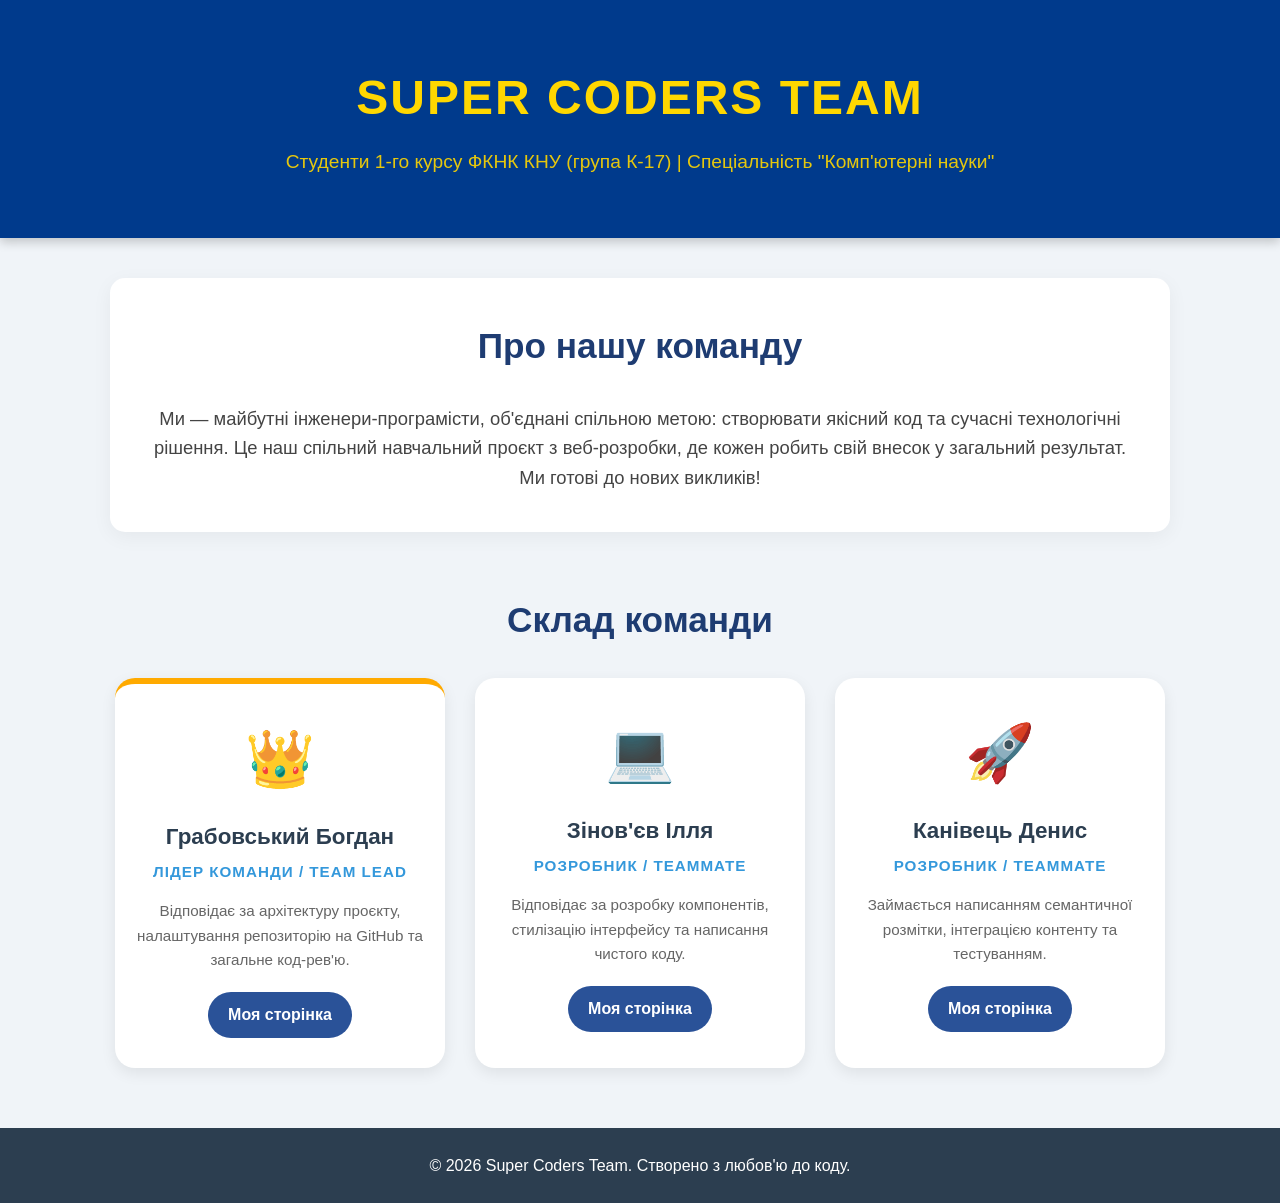
<file: index.html>
<!DOCTYPE html>
<html lang="uk">
<head>
    <meta charset="UTF-8">
    <meta name="viewport" content="width=device-width, initial-scale=1.0">
    <title>Super Coders Team | ФКНК КНУ</title>
    <link rel="stylesheet" href="style.css">
</head>
<body>
    <header class="hero">
        <h1>Super Coders Team</h1>
        <p class="subtitle">Студенти 1-го курсу ФКНК КНУ (група К-17) | Спеціальність "Комп'ютерні науки"</p>
    </header>

    <main>
        <section class="about-us">
            <h2>Про нашу команду</h2>
            <p>Ми — майбутні інженери-програмісти, об'єднані спільною метою: створювати якісний код та сучасні технологічні рішення. Це наш спільний навчальний проєкт з веб-розробки, де кожен робить свій внесок у загальний результат. Ми готові до нових викликів!</p>
        </section>

        <section class="team">
            <h2>Склад команди</h2>
            <div class="cards-container">
                
                <div class="team-card leader">
                    <div class="card-icon">👑</div>
                    <h3>Грабовський Богдан</h3>
                    <p class="role">Лідер команди / Team Lead</p>
                    <p class="desc">Відповідає за архітектуру проєкту, налаштування репозиторію на GitHub та загальне код-рев'ю.</p>
                    <a href="bohdan.html" class="btn">Моя сторінка</a>
                    </div>

                <div class="team-card">
                    <div class="card-icon">💻</div>
                    <h3>Зінов'єв Ілля</h3>
                    <p class="role">Розробник / Teammate</p>
                    <p class="desc">Відповідає за розробку компонентів, стилізацію інтерфейсу та написання чистого коду.</p>
                    <a href="illia.html" class="btn">Моя сторінка</a>
                    </div>

                <div class="team-card">
                    <div class="card-icon">🚀</div>
                    <h3>Канівець Денис</h3>
                    <p class="role">Розробник / Teammate</p>
                    <p class="desc">Займається написанням семантичної розмітки, інтеграцією контенту та тестуванням.</p>
                    <a href="denys.html" class="btn">Моя сторінка</a>
                    </div>

            </div>
        </section>
    </main>

    <footer>
        <p>&copy; 2026 Super Coders Team. Створено з любов'ю до коду.</p>
    </footer>
</body>
</html>
</file>
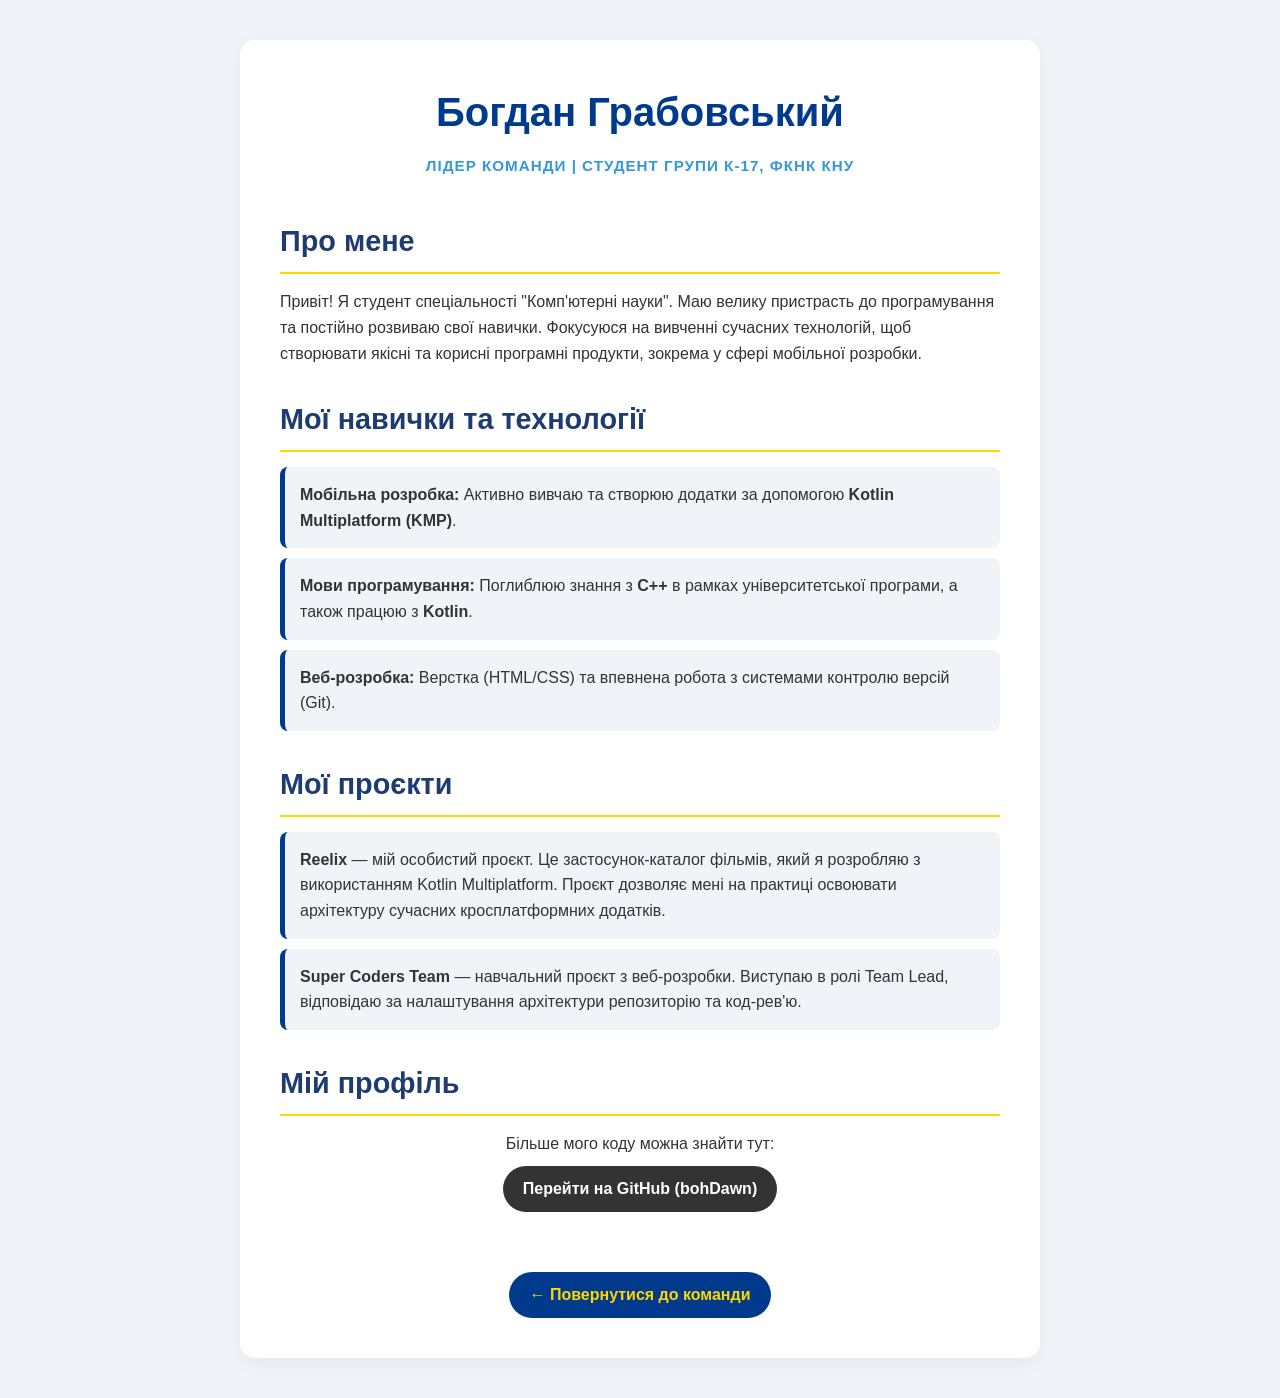
<file: bohdan.html>
<!DOCTYPE html>
<html lang="uk">
<head>
    <meta charset="UTF-8">
    <meta name="viewport" content="width=device-width, initial-scale=1.0">
    <title>Богдан Грабовський | Super Coders Team</title>
    <link rel="stylesheet" href="style.css">
    
    <style>
        .profile-container {
            max-width: 800px;
            margin: 40px auto;
            background: white;
            padding: 40px;
            border-radius: 15px;
            box-shadow: 0 5px 20px rgba(0, 0, 0, 0.05);
        }
        .profile-header {
            text-align: center;
            margin-bottom: 40px;
        }
        .profile-header h1 {
            color: #003a8c;
            font-size: 2.5rem;
            margin-bottom: 10px;
        }
        .profile-section {
            margin-bottom: 30px;
        }
        .profile-section h2 {
            color: #1e3c72;
            border-bottom: 2px solid #ffd700;
            padding-bottom: 8px;
            margin-bottom: 15px;
            text-align: left;
            font-size: 1.8rem;
        }
        .info-list {
            list-style-type: none;
        }
        .info-list li {
            background: #f0f4f8;
            margin-bottom: 10px;
            padding: 15px;
            border-radius: 8px;
            border-left: 5px solid #003a8c;
        }
        .back-link {
            display: inline-block;
            margin-top: 20px;
            padding: 10px 20px;
            background-color: #003a8c;
            color: #ffd700;
            text-decoration: none;
            border-radius: 25px;
            font-weight: bold;
            transition: opacity 0.3s ease;
        }
        .back-link:hover {
            opacity: 0.9;
        }
        .github-btn {
            background-color: #333;
            color: white;
            margin-top: 10px;
        }
        .github-btn:hover {
            background-color: #000;
        }
    </style>
</head>
<body>
    <main class="profile-container">
        <div class="profile-header">
            <h1>Богдан Грабовський</h1>
            <p class="role">Лідер команди | Студент групи К-17, ФКНК КНУ</p>
        </div>

        <div class="profile-section">
            <h2>Про мене</h2>
            <p>Привіт! Я студент спеціальності "Комп'ютерні науки". Маю велику пристрасть до програмування та постійно розвиваю свої навички. Фокусуюся на вивченні сучасних технологій, щоб створювати якісні та корисні програмні продукти, зокрема у сфері мобільної розробки.</p>
        </div>

        <div class="profile-section">
            <h2>Мої навички та технології</h2>
            <ul class="info-list">
                <li><strong>Мобільна розробка:</strong> Активно вивчаю та створюю додатки за допомогою <strong>Kotlin Multiplatform (KMP)</strong>.</li>
                <li><strong>Мови програмування:</strong> Поглиблюю знання з <strong>C++</strong> в рамках університетської програми, а також працюю з <strong>Kotlin</strong>.</li>
                <li><strong>Веб-розробка:</strong> Верстка (HTML/CSS) та впевнена робота з системами контролю версій (Git).</li>
            </ul>
        </div>

        <div class="profile-section">
            <h2>Мої проєкти</h2>
            <ul class="info-list">
                <li><strong>Reelix</strong> — мій особистий проєкт. Це застосунок-каталог фільмів, який я розробляю з використанням Kotlin Multiplatform. Проєкт дозволяє мені на практиці освоювати архітектуру сучасних кросплатформних додатків.</li>
                <li><strong>Super Coders Team</strong> — навчальний проєкт з веб-розробки. Виступаю в ролі Team Lead, відповідаю за налаштування архітектури репозиторію та код-рев'ю.</li>
            </ul>
        </div>

        <div class="profile-section" style="text-align: center;">
            <h2>Мій профіль</h2>
            <p>Більше мого коду можна знайти тут:</p>
            <a href="https://github.com/bohDawn" target="_blank" class="btn github-btn">Перейти на GitHub (bohDawn)</a>
        </div>

        <div style="text-align: center; margin-top: 40px;">
            <a href="index.html" class="back-link">← Повернутися до команди</a>
        </div>
    </main>
</body>
</html>
</file>
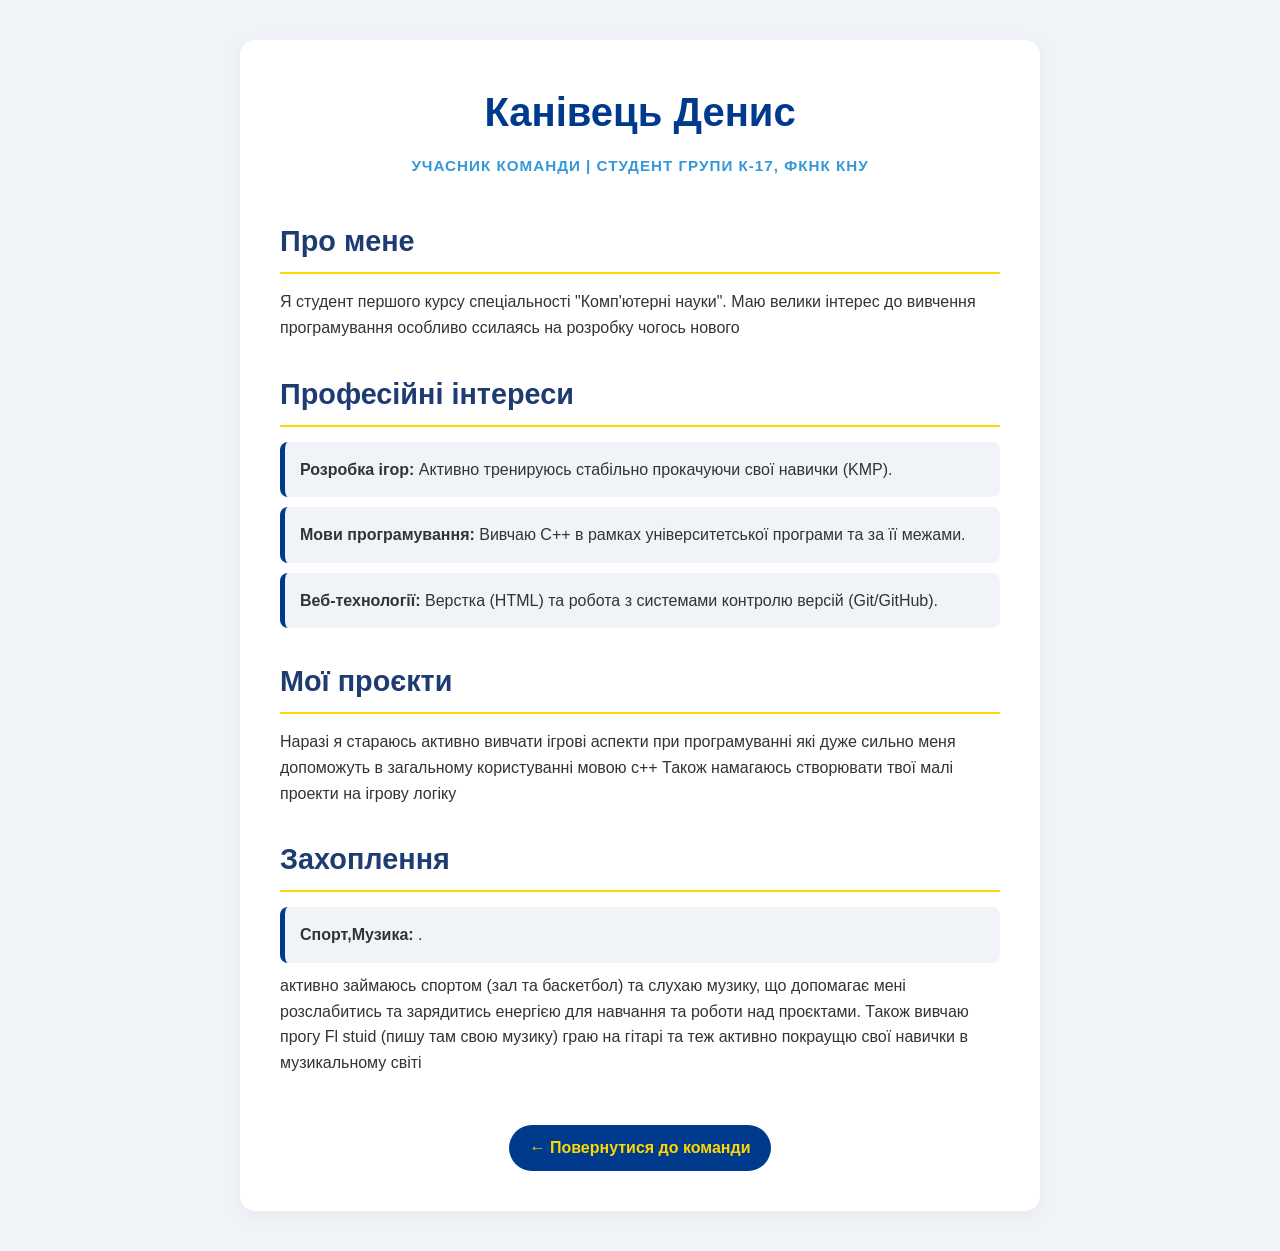
<file: denys.html>
﻿<!DOCTYPE html>
<html lang="uk">
<head>
    <meta charset="UTF-8">
    <meta name="viewport" content="width=device-width, initial-scale=1.0">
    <title>Канівець Денис | Super Coders Team</title>
    <link rel="stylesheet" href="style.css">

    <style>
        .profile-container {
            max-width: 800px;
            margin: 40px auto;
            background: white;
            padding: 40px;
            border-radius: 15px;
            box-shadow: 0 5px 20px rgba(0, 0, 0, 0.05);
        }

        .profile-header {
            text-align: center;
            margin-bottom: 40px;
        }

            .profile-header h1 {
                color: #003a8c;
                font-size: 2.5rem;
                margin-bottom: 10px;
            }

        .profile-section {
            margin-bottom: 30px;
        }

            .profile-section h2 {
                color: #1e3c72;
                border-bottom: 2px solid #ffd700;
                padding-bottom: 8px;
                margin-bottom: 15px;
                text-align: left;
                font-size: 1.8rem;
            }

        .info-list {
            list-style-type: none;
        }

            .info-list li {
                background: #f0f4f8;
                margin-bottom: 10px;
                padding: 15px;
                border-radius: 8px;
                border-left: 5px solid #003a8c;
            }

        .back-link {
            display: inline-block;
            margin-top: 20px;
            padding: 10px 20px;
            background-color: #003a8c;
            color: #ffd700;
            text-decoration: none;
            border-radius: 25px;
            font-weight: bold;
            transition: opacity 0.3s ease;
        }

            .back-link:hover {
                opacity: 0.9;
            }
    </style>
</head>
<body>
    <main class="profile-container">
        <div class="profile-header">
            <h1>Канівець Денис</h1>
            <p class="role">Учасник команди | Студент групи К-17, ФКНК КНУ</p>
        </div>

        <div class="profile-section">
            <h2>Про мене</h2>Я студент першого курсу спеціальності "Комп'ютерні науки". Маю велики інтерес до вивчення програмування особливо ссилаясь на розробку чогось нового</p>
        </div>

        <div class="profile-section">
            <h2>Професійні інтереси</h2>
            <ul class="info-list">
                <li><strong>Розробка ігор:</strong> Активно тренируюсь стабільно прокачуючи свої навички (KMP).</li>
                <li><strong>Мови програмування:</strong> Вивчаю C++ в рамках університетської програми та за її межами.</li>
                <li><strong>Веб-технології:</strong> Верстка (HTML) та робота з системами контролю версій (Git/GitHub).</li>
            </ul>
        </div>

        <div class="profile-section">
            <h2>Мої проєкти</h2>
            <p>Наразі я стараюсь активно вивчати ігрові аспекти при програмуванні які дуже сильно меня допоможуть в загальному користуванні мовою с++ <strong></strong>Також намагаюсь створювати твої малі проекти на ігрову логіку </p>
        </div>

        <div class="profile-section">
            <h2>Захоплення</h2>
            <ul class="info-list">
                <li><strong>Спорт,Музика:</strong> .</li> активно займаюсь спортом (зал та баскетбол) та слухаю музику, що допомагає мені розслабитись та зарядитись енергією для навчання та роботи над проєктами. Також вивчаю прогу Fl stuid (пишу там свою музику) граю на гітарі та теж активно покраущю свої навички в музикальному світі</li>
            </ul>
        </div>

        <div style="text-align: center;">
            <a href="index.html" class="back-link">← Повернутися до команди</a>
        </div>
    </main>
</body>
</html>
</file>
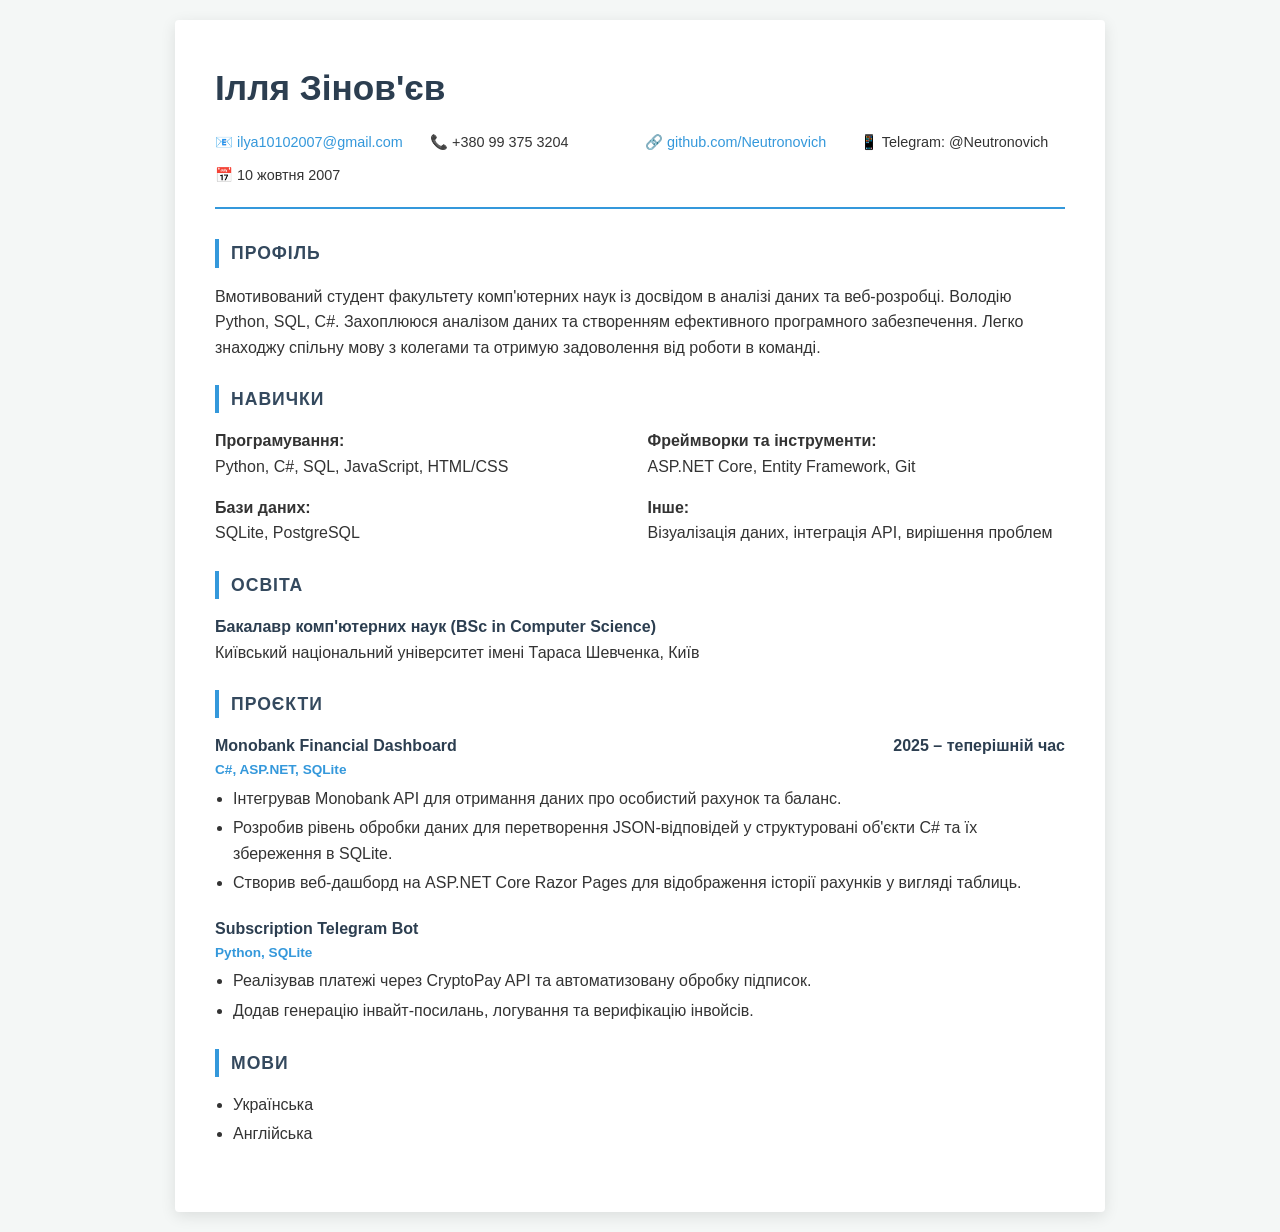
<file: illia.html>
<!DOCTYPE html>
<html lang="uk">
<head>
    <meta charset="UTF-8">
    <meta name="viewport" content="width=device-width, initial-scale=1.0">
    <title>Резюме | Ілля Зінов'єв</title>
    <style>
        :root {
            --primary-color: #2c3e50;
            --secondary-color: #34495e;
            --accent-color: #3498db;
            --text-color: #333;
            --bg-color: #f4f7f6;
        }

        body {
            font-family: 'Segoe UI', Arial, sans-serif;
            line-height: 1.6;
            color: var(--text-color);
            background-color: var(--bg-color);
            margin: 0;
            padding: 20px;
        }

        .container {
            max-width: 850px;
            margin: 0 auto;
            background: #fff;
            padding: 40px;
            box-shadow: 0 4px 15px rgba(0,0,0,0.1);
            border-radius: 4px;
        }

        header {
            border-bottom: 2px solid var(--accent-color);
            padding-bottom: 20px;
            margin-bottom: 30px;
        }

        h1 {
            margin: 0;
            font-size: 2.2em;
            color: var(--primary-color);
        }

        .contact-info {
            display: grid;
            grid-template-columns: repeat(auto-fit, minmax(200px, 1fr));
            gap: 10px;
            margin-top: 15px;
            font-size: 0.9em;
        }

        .section {
            margin-bottom: 25px;
        }

        h2 {
            color: var(--secondary-color);
            border-left: 4px solid var(--accent-color);
            padding-left: 12px;
            margin-bottom: 15px;
            text-transform: uppercase;
            font-size: 1.1em;
            letter-spacing: 1px;
        }

        .skills-grid {
            display: grid;
            grid-template-columns: 1fr 1fr;
            gap: 15px;
        }

        .project {
            margin-bottom: 20px;
        }

        .project-title {
            font-weight: bold;
            color: var(--primary-color);
            display: flex;
            justify-content: space-between;
        }

        .tech-stack {
            font-size: 0.85em;
            color: var(--accent-color);
            margin-bottom: 5px;
            font-weight: 600;
        }

        ul {
            margin: 5px 0;
            padding-left: 18px;
        }

        li {
            margin-bottom: 4px;
        }

        a {
            color: var(--accent-color);
            text-decoration: none;
        }

        @media (max-width: 600px) {
            .skills-grid { grid-template-columns: 1fr; }
            .project-title { flex-direction: column; }
        }
    </style>
</head>
<body>

<div class="container">
    <header>
        <h1>Ілля Зінов'єв</h1>
        <div class="contact-info">
            <div>📧 <a href="mailto:ilya10102007@gmail.com">ilya10102007@gmail.com</a></div>
            <div>📞 +380 99 375 3204</div>
            <div>🔗 <a href="https://github.com/Neutronovich">github.com/Neutronovich</a></div>
            <div>📱 Telegram: @Neutronovich</div>
            <div>📅 10 жовтня 2007</div>
        </div>
    </header>

    <section class="section">
        <h2>Профіль</h2>
        <p>
            Вмотивований студент факультету комп'ютерних наук із досвідом в аналізі даних та веб-розробці. 
            Володію Python, SQL, C#. Захоплююся аналізом даних та створенням ефективного програмного забезпечення. 
            Легко знаходжу спільну мову з колегами та отримую задоволення від роботи в команді.
        </p>
    </section>

    <section class="section">
        <h2>Навички</h2>
        <div class="skills-grid">
            <div>
                <strong>Програмування:</strong><br>
                Python, C#, SQL, JavaScript, HTML/CSS
            </div>
            <div>
                <strong>Фреймворки та інструменти:</strong><br>
                ASP.NET Core, Entity Framework, Git
            </div>
            <div>
                <strong>Бази даних:</strong><br>
                SQLite, PostgreSQL
            </div>
            <div>
                <strong>Інше:</strong><br>
                Візуалізація даних, інтеграція API, вирішення проблем
            </div>
        </div>
    </section>

    <section class="section">
        <h2>Освіта</h2>
        <div class="project">
            <div class="project-title">Бакалавр комп'ютерних наук (BSc in Computer Science)</div>
            <div>Київський національний університет імені Тараса Шевченка, Київ</div>
        </div>
    </section>

    <section class="section">
        <h2>Проєкти</h2>
        
        <div class="project">
            <div class="project-title">
                <span>Monobank Financial Dashboard</span>
                <span>2025 – теперішній час</span>
            </div>
            <div class="tech-stack">C#, ASP.NET, SQLite</div>
            <ul>
                <li>Інтегрував Monobank API для отримання даних про особистий рахунок та баланс.</li>
                <li>Розробив рівень обробки даних для перетворення JSON-відповідей у структуровані об'єкти C# та їх збереження в SQLite.</li>
                <li>Створив веб-дашборд на ASP.NET Core Razor Pages для відображення історії рахунків у вигляді таблиць.</li>
            </ul>
        </div>

        <div class="project">
            <div class="project-title">Subscription Telegram Bot</div>
            <div class="tech-stack">Python, SQLite</div>
            <ul>
                <li>Реалізував платежі через CryptoPay API та автоматизовану обробку підписок.</li>
                <li>Додав генерацію інвайт-посилань, логування та верифікацію інвойсів.</li>
            </ul>
        </div>
    </section>

    <section class="section">
        <h2>Мови</h2>
        <ul>
            <li>Українська</li>
            <li>Англійська</li>
        </ul>
    </section>
</div>

</body>
</html>
</file>
<file: style.css>
* {
    margin: 0;
    padding: 0;
    box-sizing: border-box;
    font-family: 'Segoe UI', Tahoma, Geneva, Verdana, sans-serif;
}

body {
    background-color: #f0f4f8;
    color: #333;
    line-height: 1.6;
}


.hero {
    background-color: #003a8c;
    color: #ffd700;
    text-align: center;
    padding: 60px 20px;
    box-shadow: 0 4px 10px rgba(0, 0, 0, 0.2);
}

    .hero h1 {
        font-size: 3rem;
        margin-bottom: 10px;
        letter-spacing: 2px;
        text-transform: uppercase;
    }

.subtitle {
    font-size: 1.2rem;
    opacity: 0.9;
}

main {
    max-width: 1100px;
    margin: 40px auto;
    padding: 0 20px;
}

h2 {
    text-align: center;
    color: #1e3c72;
    margin-bottom: 30px;
    font-size: 2.2rem;
}

.about-us {
    background: white;
    padding: 40px;
    border-radius: 15px;
    box-shadow: 0 5px 20px rgba(0, 0, 0, 0.05);
    margin-bottom: 60px;
    text-align: center;
    font-size: 1.15rem;
    color: #444;
}

.cards-container {
    display: flex;
    justify-content: center;
    gap: 30px;
    flex-wrap: wrap;
}

.team-card {
    background: white;
    flex: 1;
    min-width: 280px;
    max-width: 330px;
    padding: 30px 20px;
    border-radius: 20px;
    text-align: center;
    box-shadow: 0 5px 15px rgba(0, 0, 0, 0.08);
    transition: transform 0.3s ease, box-shadow 0.3s ease;
}

    .team-card:hover {
        transform: translateY(-10px);
        box-shadow: 0 15px 30px rgba(0, 0, 0, 0.15);
    }

.leader {
    border-top: 6px solid #ffaa00;
}

.card-icon {
    font-size: 3.5rem;
    margin-bottom: 15px;
}

.team-card h3 {
    color: #2c3e50;
    margin-bottom: 5px;
    font-size: 1.4rem;
}

.role {
    color: #3498db;
    font-weight: bold;
    margin-bottom: 15px;
    font-size: 0.95rem;
    text-transform: uppercase;
    letter-spacing: 1px;
}

.desc {
    font-size: 0.95rem;
    color: #666;
    margin-bottom: 20px;
}

.btn {
    display: inline-block;
    padding: 10px 20px;
    background-color: #2a5298;
    color: white;
    text-decoration: none;
    border-radius: 25px;
    font-weight: bold;
    transition: background-color 0.3s ease;
}

    .btn:hover {
        background-color: #1e3c72;
    }

footer {
    text-align: center;
    padding: 25px;
    background-color: #2c3e50;
    color: white;
    margin-top: 60px;
}
</file>
